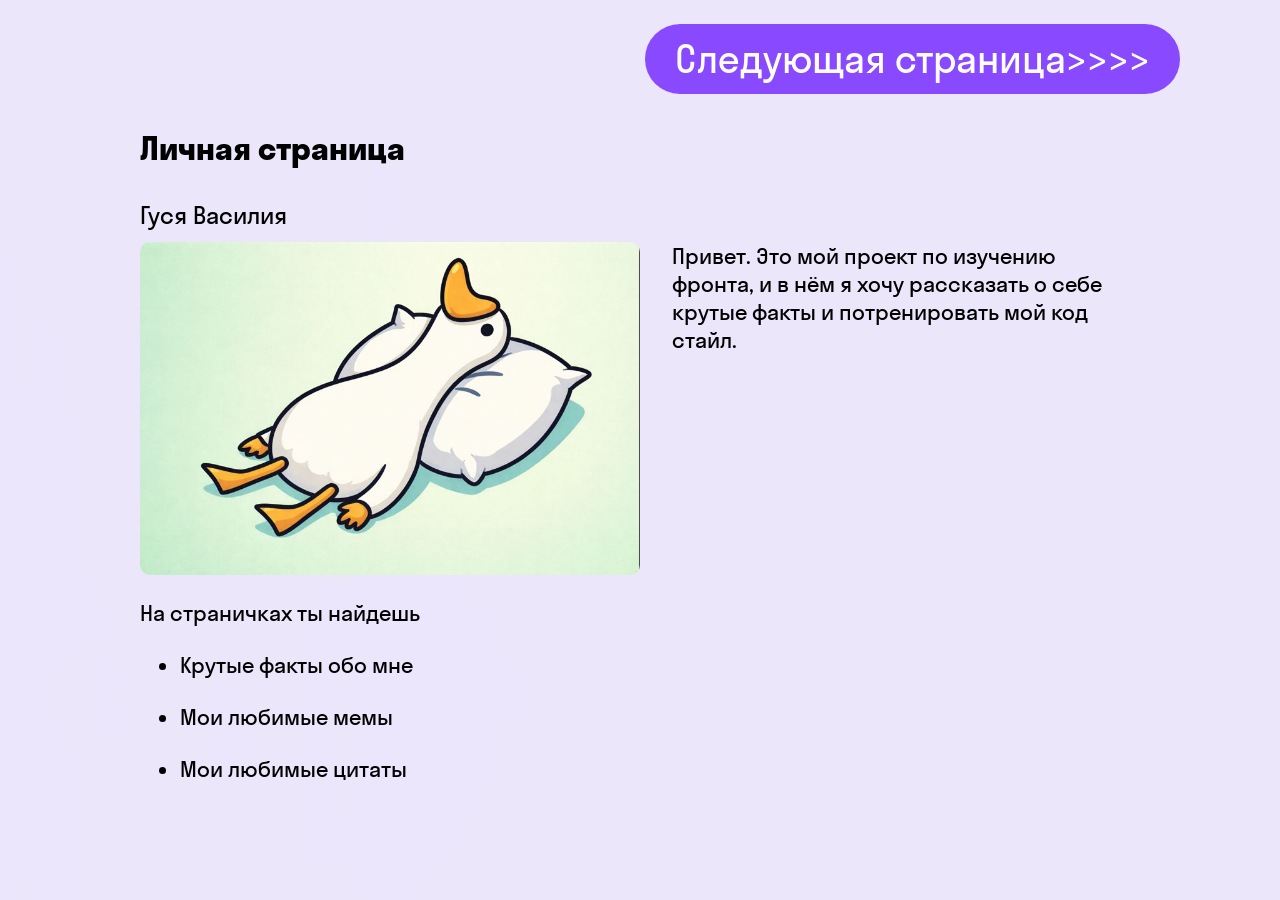
<file: index.html>
<!DOCTYPE html>
<html lang="en">
<head>
    <meta charset="UTF-8">
    <meta name="viewport" content="width=device-width, initial-scale=1.0">
    <title>My_personal_page</title>
    <link rel="stylesheet" href="style.css">
</head>
<body>
  <div class="content center">
    <h1 class="title">Личная страница</h1>
    <p class="name">
      Гуся Василия
    </p>
    <div class="in-one-line">
    <img src="images/goose.jpeg" alt="Крутая картинка профиля" class="main-img">
    <p class="main-text">
      Привет. Это мой проект по изучению фронта, и в нём я хочу рассказать о себе крутые факты и потренировать мой код стайл.
    </p>
    </div>
    <p class="list-title">На страничках ты найдешь</p>
    <ul>
      <li class="listEl">Крутые факты обо мне</li>
      <li class="listEl">Мои любимые мемы</li>
      <li class="listEl">Мои любимые цитаты</li>
    </ul>
    <a href="facts.html" class="next-page">Следующая страница>>>></a>
  </div>
</body>
</html>
</file>
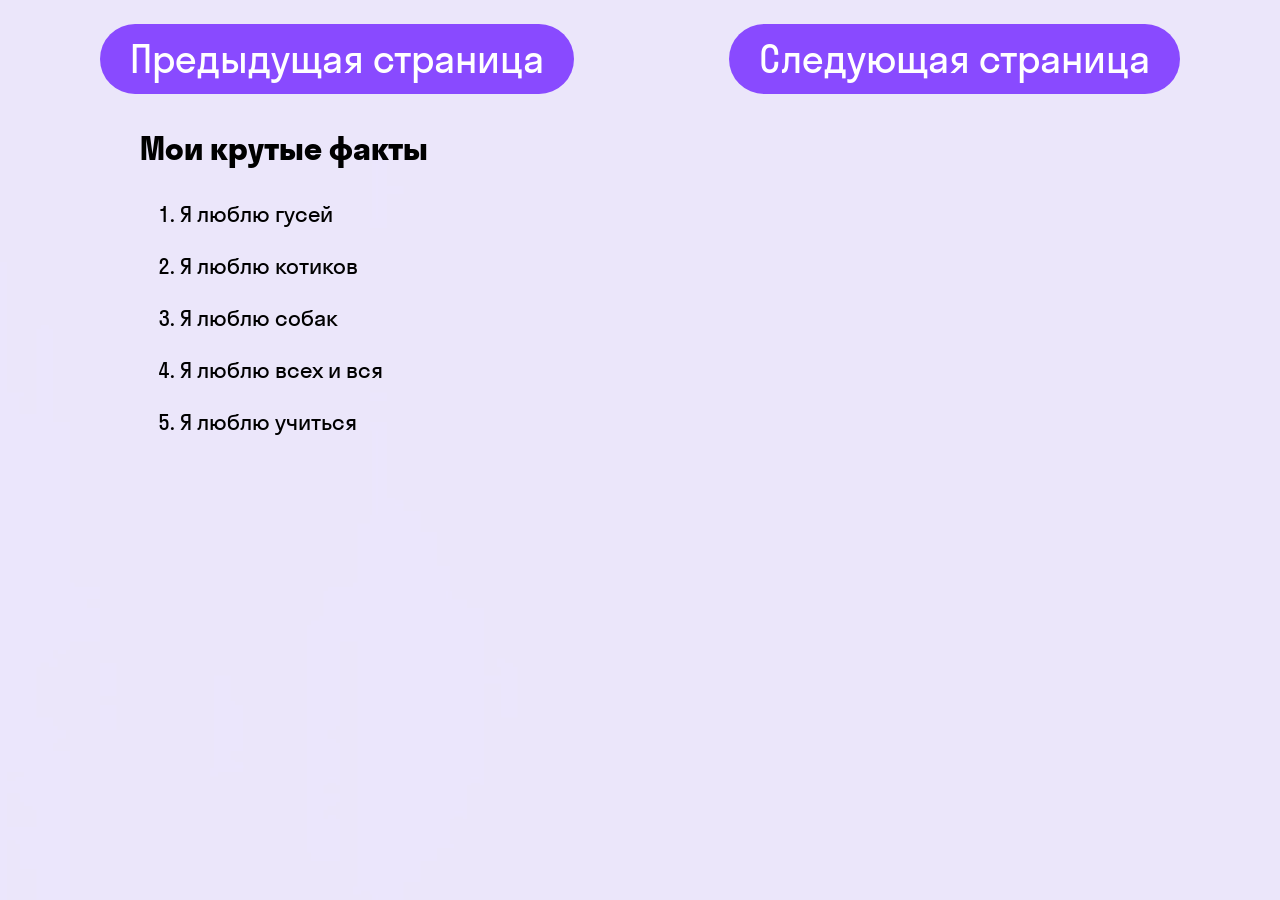
<file: facts.html>
<!DOCTYPE html>
<html lang="en">
<head>
    <meta charset="UTF-8">
    <meta name="viewport" content="width=device-width, initial-scale=1.0">
    <title>My_personal_page</title>
    <link rel="stylesheet" href="style.css">
</head>
<body>
  <div class="content center">
    <h1 class="title">Мои крутые факты</h1>
    <ol>
      <li class="listEl">Я люблю гусей</li>
      <li class="listEl">Я люблю котиков</li>
      <li class="listEl">Я люблю собак</li>
      <li class="listEl">Я люблю всех и вся</li>
      <li class="listEl">Я люблю учиться</li>
    </ol>
    <a href="index.html" class="prev-page">Предыдущая страница</a>
    <a href="memes.html" class="next-page">Следующая страница</a>
  </div>
</body>
</html>
</file>
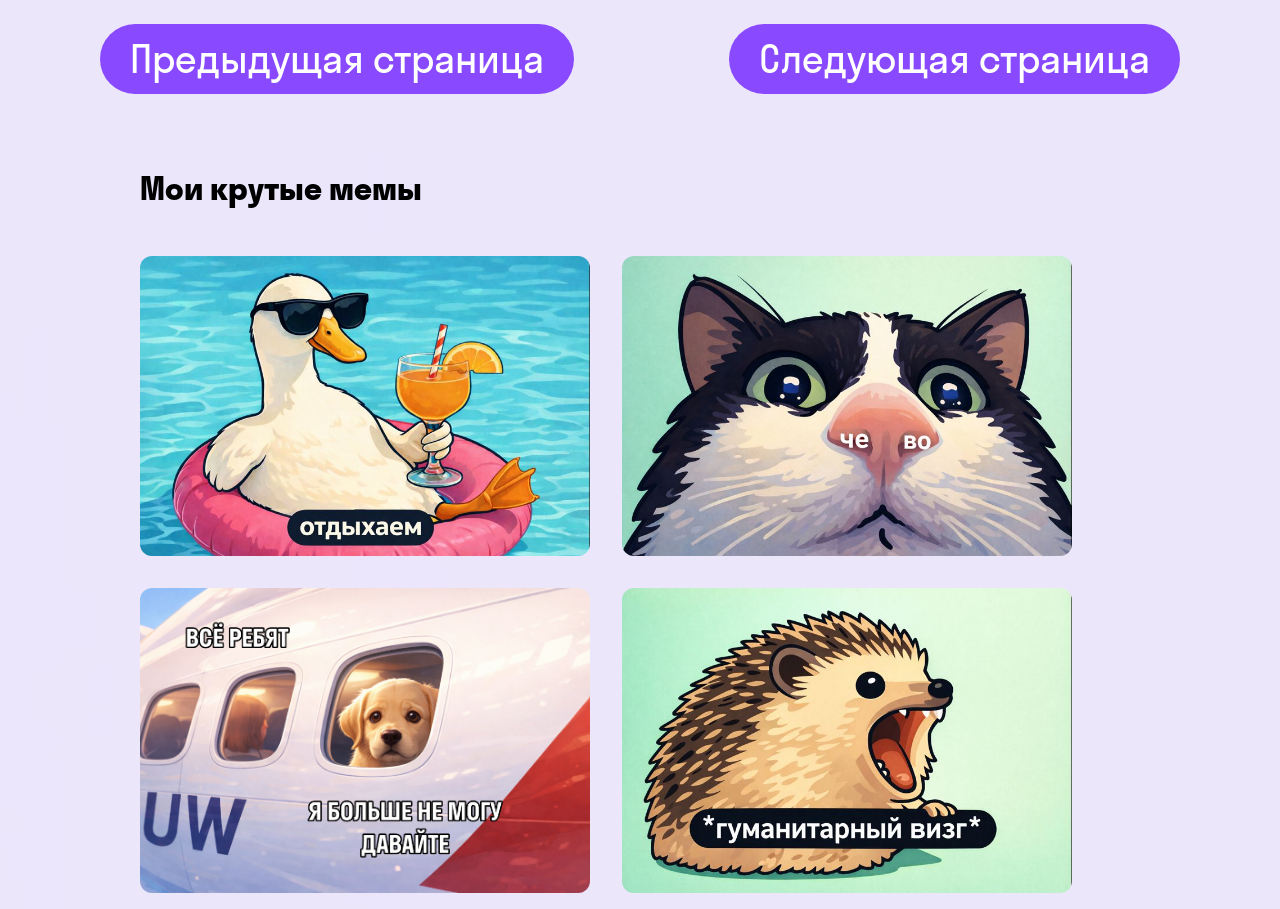
<file: memes.html>
<!DOCTYPE html>
<html lang="en">
<head>
    <meta charset="UTF-8">
    <meta name="viewport" content="width=device-width, initial-scale=1.0">
    <title>My_personal_page</title>
    <link rel="stylesheet" href="style.css">
</head>
<body>
  <div class="content center">
    <h1 class="title">
      <br><b>Мои крутые мемы</b>
    </h1>
    <div class="in-one-line">
      <img src="images/meme1.jpeg" alt="Мем 1" class="meme-img"><img src="images/meme2.jpeg" alt="Мем 2" class="meme-img">
    </div>
    <div class="in-one-line">
      <img src="images/meme3.png" alt="Мем 3" class="meme-img"><img src="images/meme4.jpeg" alt="Мем 4" class="meme-img">
    </div>
    <a href="facts.html" class="prev-page">Предыдущая страница</a>
    <a href="quotes.html" class="next-page">Следующая страница</a>
  </div>
</body>
</html>
</file>
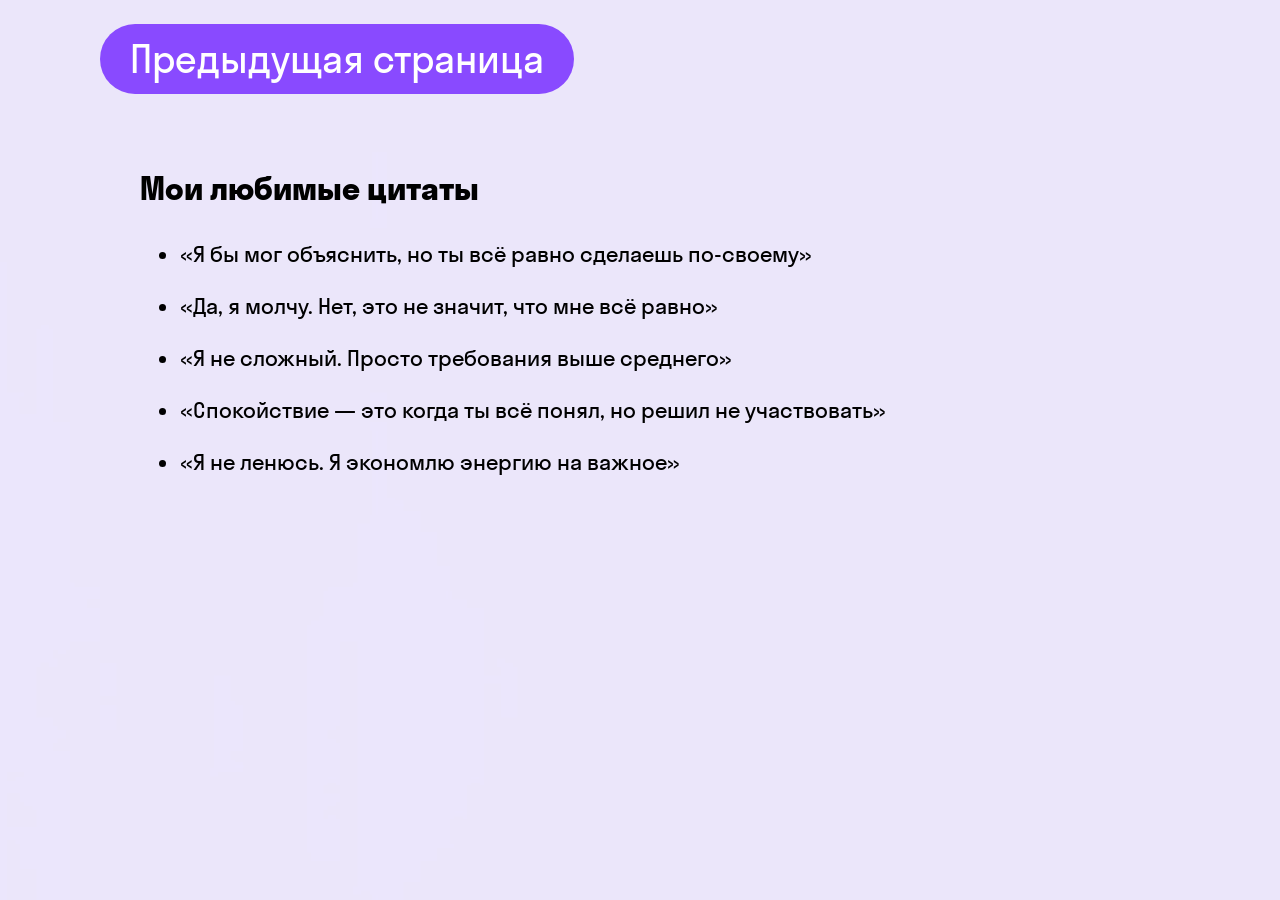
<file: quotes.html>
<!DOCTYPE html>
<html lang="en">
<head>
    <meta charset="UTF-8">
    <meta name="viewport" content="width=device-width, initial-scale=1.0">
    <title>My_personal_page</title>
    <link rel="stylesheet" href="style.css">
</head>
<body>
  <div class="content center">
    <h1 class="title">
      <br><b>Мои любимые цитаты</b>
    </h1>
    <ul>
      <li class="listEl">«Я бы мог объяснить, но ты всё равно сделаешь по-своему»</li>
      <li class="listEl">«Да, я молчу. Нет, это не значит, что мне всё равно»</li>
      <li class="listEl">«Я не сложный. Просто требования выше среднего»</li>
      <li class="listEl">«Спокойствие — это когда ты всё понял, но решил не участвовать»</li>
      <li class="listEl">«Я не ленюсь. Я экономлю энергию на важное»</li>
    </ul>
    <a href="memes.html" class="prev-page">Предыдущая страница</a>
  </div>
</body>
</html>
</file>
<file: style.css>
@import url('fonts/main_font.css');

* {
    margin: 0;
    font-family: 'StratosSkyeng', sans-serif;
}

.title {
    padding-top: 128px;
    margin-bottom: 32px;
}

.content {
    background-image: url(images/background.jpg);
    background-repeat: no-repeat;
    background-position: center;
    background-size: cover;
    min-height: 100vh;
    position: relative;
    padding-left: calc(50% - 500px);
    padding-right: calc(50% - 500px);
}

.name {
    font-size: 24px;
    margin-bottom: 12px;
}

.main-img {
    width: 50%;
    border-radius: 10px;
    margin-bottom: 24px;
}

.main-text {
    text-align: left;
    font-size: 22px;
    margin-bottom: 16px;
}

.list-title {
    text-align: left;
    font-size: 22px;
    margin-bottom: 24px;
}

.listEl {
    text-align: left;
    font-size: 22px;
    padding-bottom: 24px;
}

.meme-img {
    width: 45%;
    border-radius: 12px;
    margin: 16px 0px;
}

.next-page {
    background-color: #894AFF;
    color: white;
    padding: 11px 30px;
    border-radius: 50px;
    text-decoration: none;
    font-size: 38px;
    position: absolute;
    right: 100px;
    top: 24px;
}

.prev-page {
    background-color: #894AFF;
    color: white;
    padding: 11px 30px;
    border-radius: 50px;
    text-decoration: none;
    font-size: 38px;
    position: absolute;
    left: 100px;
    top: 24px;
}

.in-one-line {
    display: flex;
    gap: 32px;
}
</file>
